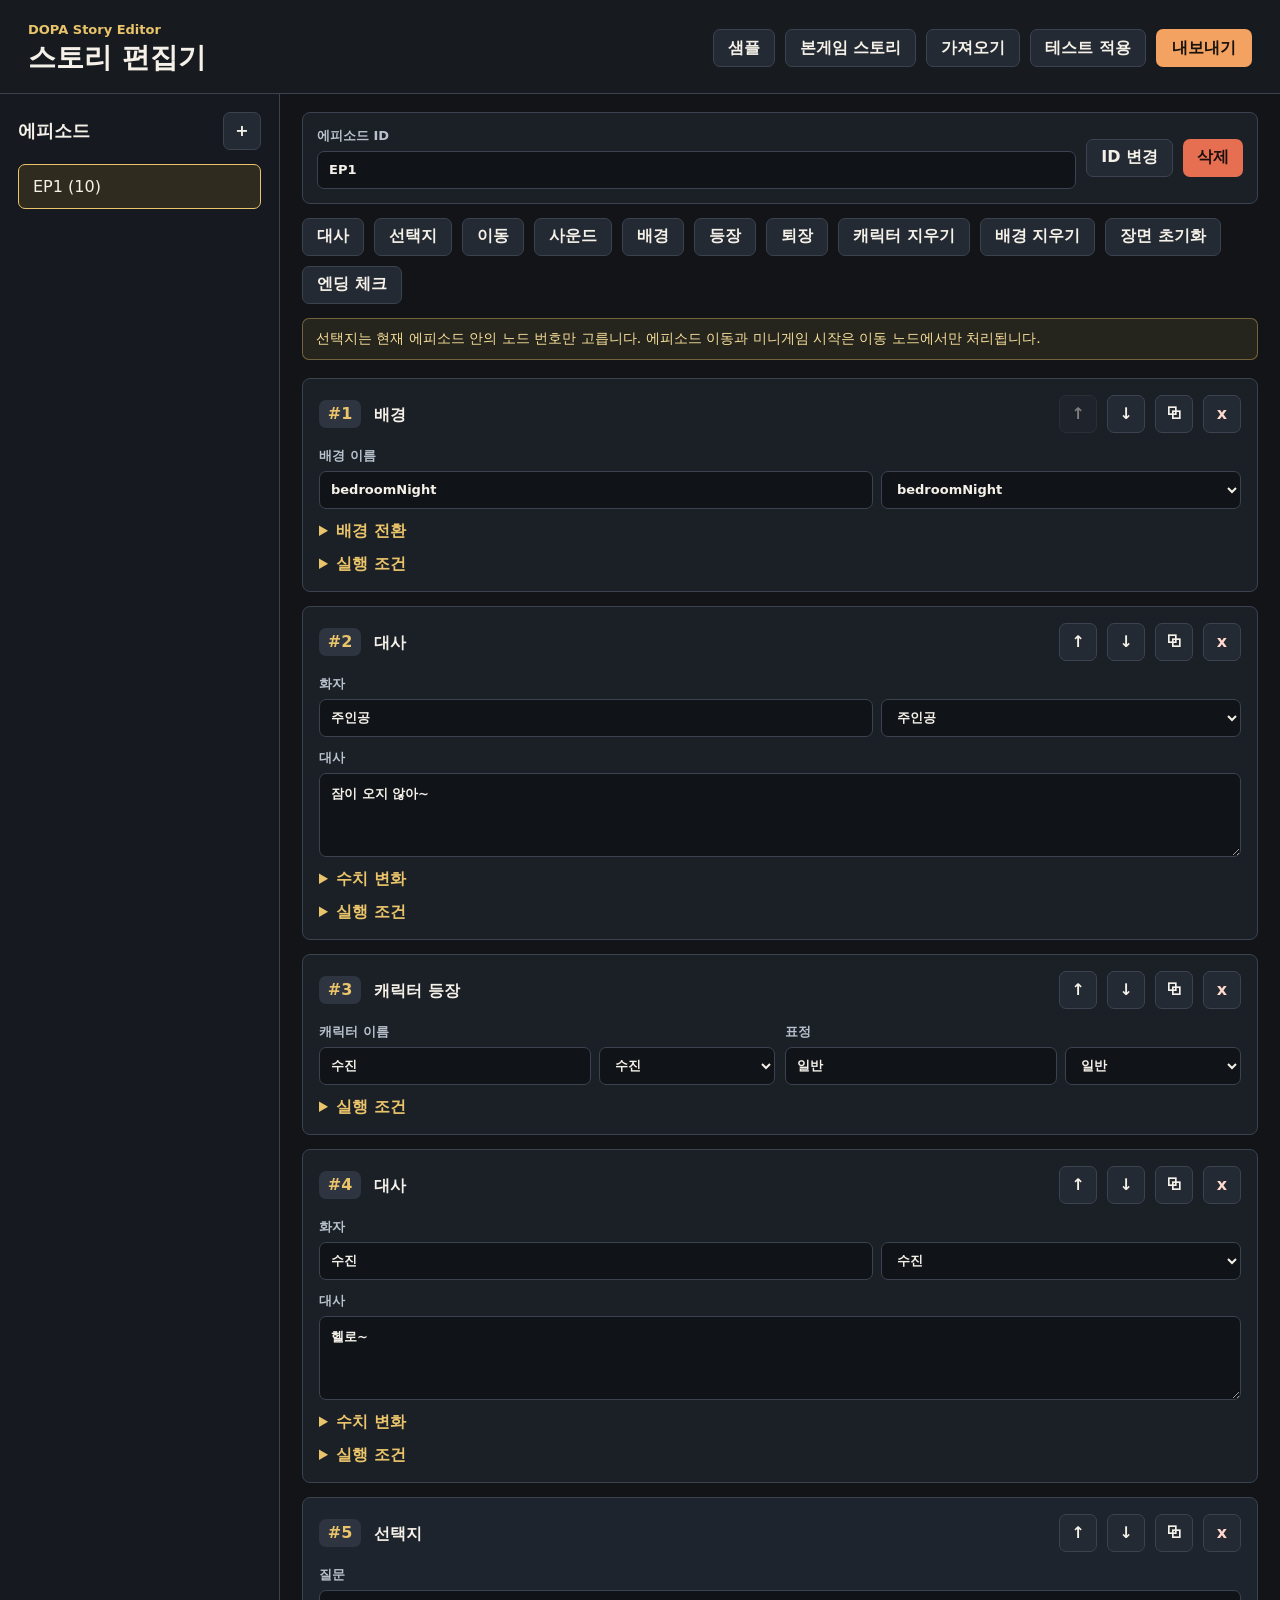
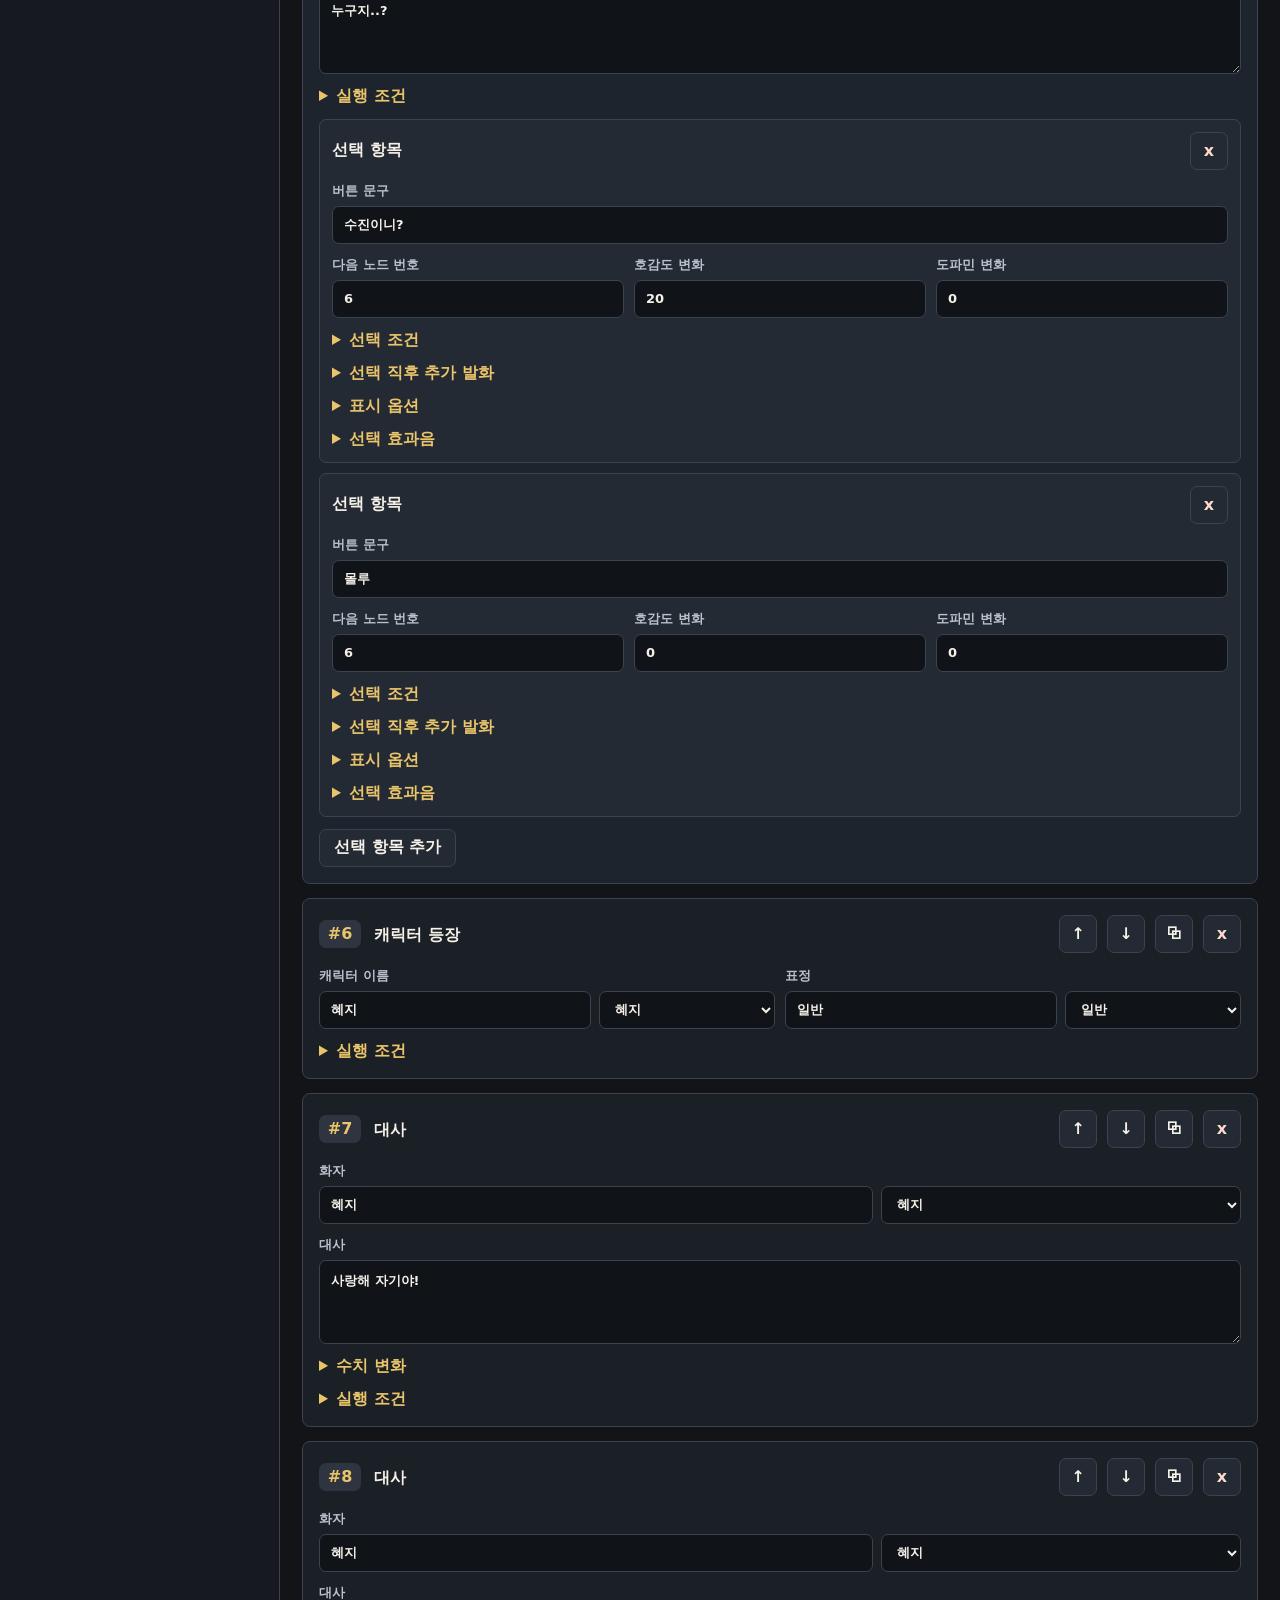
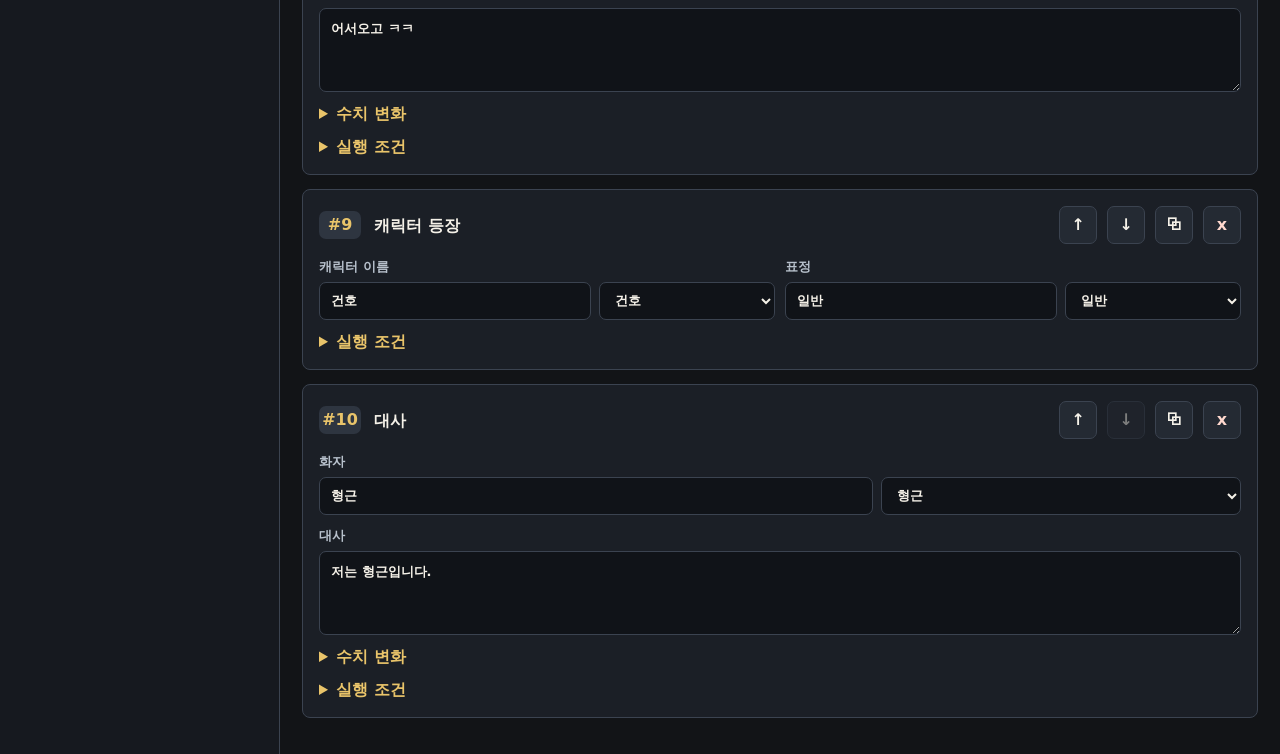
<file: index.html>
<!doctype html>
<html lang="ko">

<head>
  <meta charset="utf-8" />
  <meta name="viewport" content="width=device-width, initial-scale=1" />
  <title>스토리 에디터</title>
  <link rel="stylesheet" href="./styles.css" />
</head>

<body>
  <header class="app-header">
    <div>
      <p class="eyebrow">DOPA Story Editor</p>
      <h1>스토리 편집기</h1>
    </div>
    <div class="header-actions">
      <button id="loadSampleButton" class="secondary-button" type="button">샘플</button>
      <button id="loadGameStoryButton" class="secondary-button" type="button">본게임 스토리</button>
      <button id="importButton" class="secondary-button" type="button">가져오기</button>
      <button id="testStoryButton" class="secondary-button" type="button">테스트 적용</button>
      <button id="exportButton" class="primary-button" type="button">내보내기</button>
    </div>
  </header>

  <main class="workspace">
    <aside class="sidebar">
      <div class="panel-title">
        <h2>에피소드</h2>
        <button id="addEpisodeButton" class="icon-button" type="button" aria-label="에피소드 추가">+</button>
      </div>
      <div id="episodeList" class="episode-list"></div>
    </aside>

    <section class="editor-shell">
      <div class="episode-toolbar">
        <label>
          에피소드 ID
          <input id="episodeIdInput" type="text" spellcheck="false" />
        </label>
        <button id="renameEpisodeButton" class="secondary-button" type="button">ID 변경</button>
        <button id="deleteEpisodeButton" class="danger-button" type="button">삭제</button>
      </div>

      <div class="node-toolbar" aria-label="노드 추가">
        <button data-add-type="dialogue" class="secondary-button" type="button">대사</button>
        <button data-add-type="choice" class="secondary-button" type="button">선택지</button>
        <button data-add-type="move" class="secondary-button" type="button">이동</button>
        <button data-add-type="sound" class="secondary-button" type="button">사운드</button>
        <button data-add-type="background" class="secondary-button" type="button">배경</button>
        <button data-add-type="character in" class="secondary-button" type="button">등장</button>
        <button data-add-type="character out" class="secondary-button" type="button">퇴장</button>
        <button data-add-type="clear characters" class="secondary-button" type="button">캐릭터 지우기</button>
        <button data-add-type="clear background" class="secondary-button" type="button">배경 지우기</button>
        <button data-add-type="scene reset" class="secondary-button" type="button">장면 초기화</button>
        <button data-add-type="endingCheck" class="secondary-button" type="button">엔딩 체크</button>
      </div>

      <div class="notice-strip">
        선택지는 현재 에피소드 안의 노드 번호만 고릅니다. 에피소드 이동과 미니게임 시작은 이동 노드에서만 처리됩니다.
      </div>

      <div id="nodeList" class="node-list"></div>
    </section>
  </main>

  <dialog id="importDialog">
    <form method="dialog" class="dialog-card">
      <div class="dialog-heading">
        <h2>스토리 가져오기</h2>
        <button value="cancel" class="icon-button" type="submit" aria-label="닫기">x</button>
      </div>
      <textarea id="importText" spellcheck="false" placeholder="{ &quot;EP1&quot;: [...] } 또는 const EPISODES = { ... };"></textarea>
      <p id="importMessage" class="message" role="status"></p>
      <div class="dialog-actions">
        <button value="cancel" class="secondary-button" type="submit">취소</button>
        <button id="applyImportButton" class="primary-button" type="button">적용</button>
      </div>
    </form>
  </dialog>

  <dialog id="exportDialog">
    <form method="dialog" class="dialog-card wide-dialog">
      <div class="dialog-heading">
        <h2>스토리 내보내기</h2>
        <button value="cancel" class="icon-button" type="submit" aria-label="닫기">x</button>
      </div>
      <div class="segmented-control" role="tablist" aria-label="내보내기 형식">
        <button id="showJsonButton" class="active" type="button">JSON</button>
        <button id="showJsButton" type="button">story-data.js</button>
      </div>
      <textarea id="exportText" spellcheck="false" readonly></textarea>
      <div class="dialog-actions">
        <button id="copyExportButton" class="secondary-button" type="button">복사</button>
        <button id="downloadExportButton" class="primary-button" type="button">파일 저장</button>
      </div>
    </form>
  </dialog>

  <template id="nodeTemplate">
    <article class="node-card">
      <div class="node-card-header">
        <div>
          <span class="node-id"></span>
          <strong class="node-title"></strong>
        </div>
        <div class="node-actions">
          <button class="move-up icon-button" type="button" aria-label="위로 이동">↑</button>
          <button class="move-down icon-button" type="button" aria-label="아래로 이동">↓</button>
          <button class="duplicate-node icon-button" type="button" aria-label="노드 복제">⧉</button>
          <button class="delete-node icon-button danger-icon" type="button" aria-label="노드 삭제">x</button>
        </div>
      </div>
      <div class="node-fields"></div>
    </article>
  </template>

  <template id="choiceItemTemplate">
    <div class="choice-item">
      <div class="choice-item-header">
        <strong>선택 항목</strong>
        <button class="remove-choice-item icon-button danger-icon" type="button" aria-label="선택 항목 삭제">x</button>
      </div>
      <label>버튼 문구 <input class="choice-text-input" type="text" /></label>
      <div class="field-grid three">
        <label>다음 노드 번호 <input class="choice-next-node-input" type="number" min="1" step="1" /></label>
        <label>호감도 변화 <input class="choice-affection-input" type="number" step="1" /></label>
        <label>도파민 변화 <input class="choice-dopamine-input" type="number" step="1" /></label>
      </div>
      <details>
        <summary>선택 조건</summary>
        <div class="field-grid five">
          <label>도파민 상태 <input class="condition-dopamine-state-input" type="text" list="dopamineStateOptions" placeholder="LOW, OPT, HIGH" /></label>
          <label>도파민 최소 <input class="condition-dopamine-min-input" type="number" step="1" /></label>
          <label>도파민 최대 <input class="condition-dopamine-max-input" type="number" step="1" /></label>
          <label>호감도 최소 <input class="condition-affection-min-input" type="number" step="1" /></label>
          <label>호감도 최대 <input class="condition-affection-max-input" type="number" step="1" /></label>
        </div>
        <datalist id="dopamineStateOptions">
          <option value="LOW"></option>
          <option value="OPT"></option>
          <option value="HIGH"></option>
        </datalist>
      </details>
      <details>
        <summary>선택 직후 추가 발화</summary>
        <div class="follow-list"></div>
        <button class="add-follow-line secondary-button small-button" type="button">발화 추가</button>
      </details>
    </div>
  </template>

  <script src="./gametest/config.js"></script>
  <script src="./gametest/story-data-v2.js"></script>
  <script src="./app.js"></script>
</body>

</html>
</file>
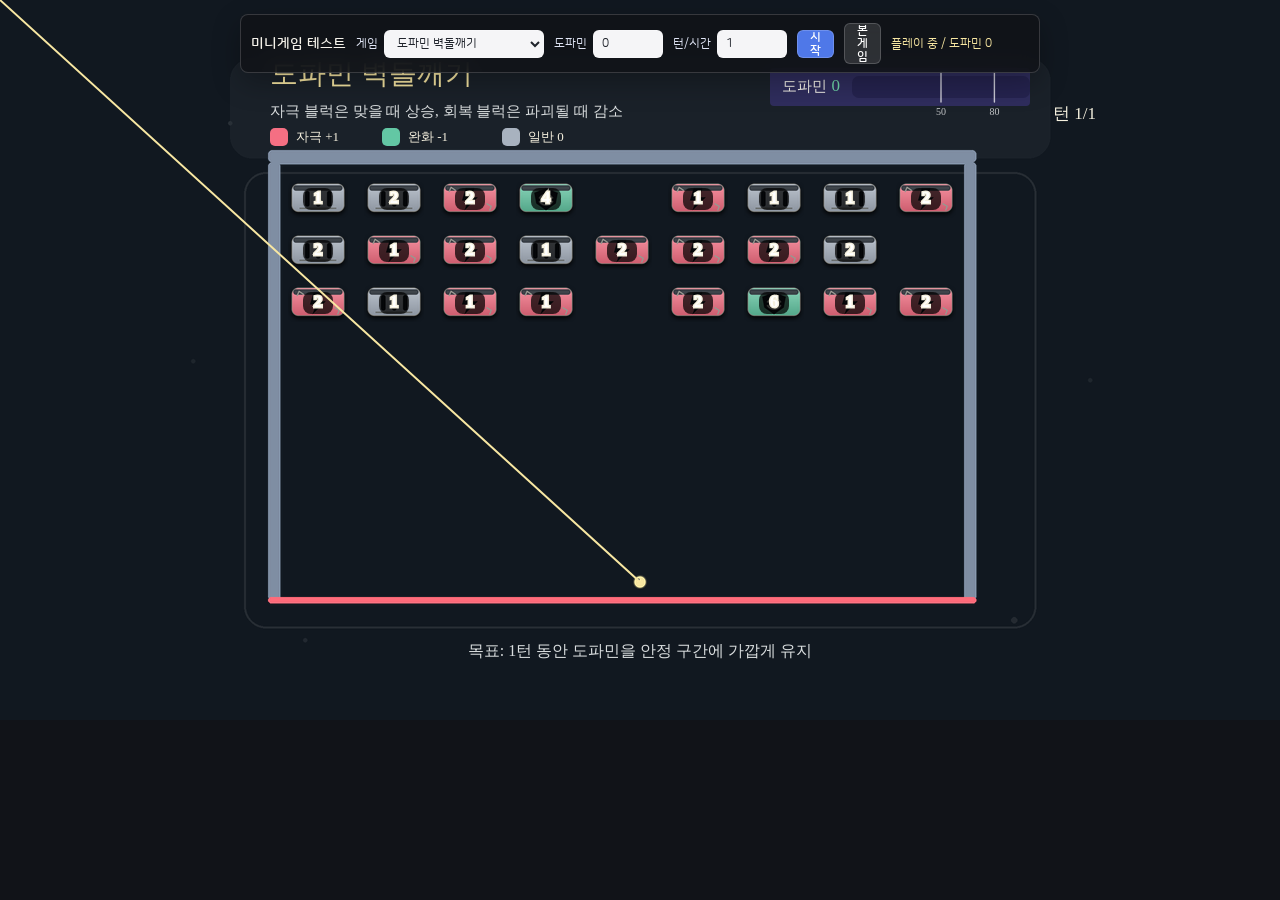
<file: gametest/minigame-test.html>
<!doctype html>
<html lang="ko">

<head>
  <meta charset="utf-8" />
  <meta name="viewport" content="width=device-width, initial-scale=1" />
  <title>도파민때문에 미니게임 테스트</title>
  <link rel="icon" href="data:," />
  <link rel="stylesheet" href="./styles.css" />
  <style>
    .minigame-test-panel {
      position: fixed;
      top: 14px;
      left: 50%;
      z-index: 5;
      display: flex;
      align-items: center;
      gap: 10px;
      box-sizing: border-box;
      max-width: calc(100vw - 28px);
      min-height: 44px;
      padding: 8px 10px;
      border: 1px solid rgba(255, 255, 255, 0.16);
      border-radius: 8px;
      background: rgba(17, 19, 24, 0.86);
      box-shadow: 0 10px 28px rgba(0, 0, 0, 0.28);
      color: #f5f2ea;
      transform: translateX(-50%);
      backdrop-filter: blur(10px);
    }

    .minigame-test-panel strong {
      white-space: nowrap;
      font-size: 14px;
    }

    .minigame-test-panel label {
      display: flex;
      align-items: center;
      gap: 6px;
      white-space: nowrap;
      color: #dfe4f4;
      font-size: 12px;
    }

    .minigame-test-panel select,
    .minigame-test-panel input,
    .minigame-test-panel button,
    .minigame-test-panel a {
      box-sizing: border-box;
      min-height: 28px;
      border: 1px solid rgba(255, 255, 255, 0.18);
      border-radius: 6px;
      font: inherit;
      font-size: 12px;
    }

    .minigame-test-panel select,
    .minigame-test-panel input {
      background: #f5f5f7;
      color: #20242c;
    }

    .minigame-test-panel select {
      width: 160px;
      padding: 0 8px;
    }

    .minigame-test-panel input {
      width: 70px;
      padding: 0 8px;
    }

    .minigame-test-panel button,
    .minigame-test-panel a {
      display: inline-flex;
      align-items: center;
      justify-content: center;
      padding: 0 12px;
      background: #4f78e8;
      color: #fff;
      font-weight: 800;
      text-decoration: none;
    }

    .minigame-test-panel a {
      background: rgba(255, 255, 255, 0.12);
    }

    .minigame-test-panel output {
      min-width: 138px;
      color: #f8e7a2;
      font-size: 12px;
      white-space: nowrap;
    }

    @media (max-width: 760px) {
      .minigame-test-panel {
        align-items: stretch;
        flex-wrap: wrap;
        justify-content: center;
      }
    }
  </style>
  <script src="libraries/p5.min.js"></script>
  <script src="libraries/p5.sound.min.js"></script>
</head>

<body>
  <nav class="minigame-test-panel" aria-label="미니게임 테스트">
    <strong>미니게임 테스트</strong>
    <label>
      게임
      <select id="testGameSelect"></select>
    </label>
    <label>
      도파민
      <input id="testDopamineInput" type="number" min="0" max="100" step="1" value="50" />
    </label>
    <label>
      턴/시간
      <input id="testTurnsInput" type="number" min="1" max="180" step="1" value="10" />
    </label>
    <button id="testStartButton" type="button">시작</button>
    <a href="./index.html">본게임</a>
    <output id="testStatus">대기</output>
  </nav>

  <script src="./config.js"></script>
  <script src="./sub_games/breakblocks.js"></script>
  <script src="./sub_games/shooting.js"></script>
  <script src="./minigame-test.js"></script>
</body>

</html>
</file>
<file: styles.css>
:root {
  color-scheme: dark;
  --bg: #121417;
  --surface: #1b1f26;
  --surface-2: #242a33;
  --surface-3: #2e3540;
  --line: #3b4350;
  --text: #f5f1e8;
  --muted: #b8c1cc;
  --accent: #e9c46a;
  --accent-strong: #f4a261;
  --danger: #e76f51;
  --ok: #70c1a5;
}

* {
  box-sizing: border-box;
}

html,
body {
  margin: 0;
  min-height: 100%;
  background: var(--bg);
  color: var(--text);
  font-family: system-ui, -apple-system, BlinkMacSystemFont, "Segoe UI", sans-serif;
}

button,
input,
textarea,
select {
  font: inherit;
}

button {
  border: 0;
  cursor: pointer;
}

button:disabled {
  cursor: not-allowed;
  opacity: 0.45;
}

.app-header {
  display: flex;
  align-items: center;
  justify-content: space-between;
  gap: 24px;
  padding: 22px 28px 18px;
  border-bottom: 1px solid var(--line);
  background: #171a1f;
}

.eyebrow {
  margin: 0 0 4px;
  color: var(--accent);
  font-size: 13px;
  font-weight: 800;
  letter-spacing: 0;
}

h1,
h2 {
  margin: 0;
  line-height: 1.2;
}

h1 {
  font-size: 28px;
}

h2 {
  font-size: 18px;
}

.header-actions,
.dialog-actions,
.node-toolbar,
.episode-toolbar,
.node-actions {
  display: flex;
  align-items: center;
  gap: 10px;
}

.workspace {
  display: grid;
  grid-template-columns: minmax(230px, 280px) minmax(0, 1fr);
  min-height: calc(100vh - 89px);
}

.sidebar {
  padding: 18px;
  border-right: 1px solid var(--line);
  background: #16191f;
}

.panel-title {
  display: flex;
  align-items: center;
  justify-content: space-between;
  margin-bottom: 14px;
}

.episode-list {
  display: grid;
  gap: 8px;
}

.episode-button {
  width: 100%;
  padding: 12px 14px;
  border: 1px solid var(--line);
  border-radius: 7px;
  background: var(--surface);
  color: var(--text);
  text-align: left;
}

.episode-button.active {
  border-color: var(--accent);
  background: #2f2b1f;
}

.editor-shell {
  min-width: 0;
  padding: 18px 22px 36px;
}

.episode-toolbar {
  flex-wrap: wrap;
  margin-bottom: 14px;
  padding: 14px;
  border: 1px solid var(--line);
  border-radius: 8px;
  background: var(--surface);
}

.episode-toolbar label {
  flex: 1 1 260px;
}

.node-toolbar {
  flex-wrap: wrap;
  margin-bottom: 14px;
}

.notice-strip {
  margin-bottom: 18px;
  padding: 11px 13px;
  border: 1px solid rgba(233, 196, 106, 0.4);
  border-radius: 7px;
  background: rgba(233, 196, 106, 0.09);
  color: #f8df9a;
  font-size: 14px;
}

.node-list {
  display: grid;
  gap: 14px;
}

.node-card {
  padding: 16px;
  border: 1px solid var(--line);
  border-radius: 8px;
  background: var(--surface);
}

.node-card.active {
  border-color: var(--accent);
  box-shadow: 0 0 0 2px rgba(233, 196, 106, 0.18);
}

.node-card[data-type="choice"] {
  background: #1e242d;
}

.node-card[data-type="move"] {
  background: #1d2928;
}

.node-card-header,
.choice-item-header,
.dialog-heading {
  display: flex;
  align-items: center;
  justify-content: space-between;
  gap: 12px;
}

.node-card-header {
  margin-bottom: 14px;
}

.node-id {
  display: inline-flex;
  align-items: center;
  justify-content: center;
  min-width: 42px;
  min-height: 28px;
  margin-right: 8px;
  border-radius: 7px;
  background: var(--surface-3);
  color: var(--accent);
  font-weight: 900;
}

label {
  display: grid;
  gap: 6px;
  color: var(--muted);
  font-size: 13px;
  font-weight: 800;
}

input,
textarea,
select {
  width: 100%;
  border: 1px solid var(--line);
  border-radius: 7px;
  background: #101318;
  color: var(--text);
  outline: none;
}

input,
select {
  height: 38px;
  padding: 0 11px;
}

.combo-input {
  display: grid;
  grid-template-columns: minmax(0, 1fr) minmax(160px, 0.65fr);
  gap: 8px;
}

textarea {
  min-height: 84px;
  padding: 10px 11px;
  resize: vertical;
  line-height: 1.5;
}

input:focus,
textarea:focus,
select:focus {
  border-color: var(--accent);
  box-shadow: 0 0 0 3px rgba(233, 196, 106, 0.14);
}

.checkbox-label {
  display: flex;
  align-items: center;
  gap: 8px;
}

.checkbox-label input {
  width: auto;
  height: auto;
}

.node-fields > label + label,
.node-fields > div + div,
.node-fields > details,
.choice-item > label,
.choice-item details {
  margin-top: 12px;
}

.field-grid {
  display: grid;
  gap: 10px;
  margin-top: 12px;
}

.field-grid.two {
  grid-template-columns: repeat(2, minmax(0, 1fr));
}

.field-grid.three {
  grid-template-columns: repeat(3, minmax(0, 1fr));
}

.field-grid.four {
  grid-template-columns: repeat(4, minmax(0, 1fr));
}

.field-grid.five {
  grid-template-columns: repeat(5, minmax(0, 1fr));
}

.choice-items {
  display: grid;
  gap: 10px;
  margin: 12px 0;
}

.choice-item {
  padding: 12px;
  border: 1px solid var(--line);
  border-radius: 7px;
  background: var(--surface-2);
}

.follow-list {
  display: grid;
  gap: 10px;
  margin: 10px 0;
}

.follow-line {
  display: grid;
  grid-template-columns: minmax(130px, 180px) minmax(0, 1fr) auto;
  align-items: end;
  gap: 10px;
  padding: 10px;
  border: 1px solid var(--line);
  border-radius: 7px;
  background: rgba(0, 0, 0, 0.12);
}

.follow-line details {
  grid-column: 1 / -1;
}

summary {
  color: var(--accent);
  cursor: pointer;
  font-weight: 800;
}

.empty-node-text {
  margin: 0;
  color: var(--muted);
}

.primary-button,
.secondary-button,
.danger-button,
.icon-button {
  min-height: 38px;
  border-radius: 7px;
  color: var(--text);
  font-weight: 900;
}

.primary-button {
  padding: 0 16px;
  background: var(--accent-strong);
  color: #18120d;
}

.secondary-button {
  padding: 0 14px;
  border: 1px solid var(--line);
  background: var(--surface-2);
}

.danger-button {
  padding: 0 14px;
  background: var(--danger);
  color: #1b0f0b;
}

.small-button {
  min-height: 34px;
  padding: 0 12px;
  font-size: 13px;
}

.icon-button {
  width: 38px;
  border: 1px solid var(--line);
  background: var(--surface-2);
}

.danger-icon {
  color: #ffd8ce;
}

dialog {
  width: min(960px, calc(100vw - 36px));
  padding: 0;
  border: 1px solid var(--line);
  border-radius: 8px;
  background: var(--surface);
  color: var(--text);
}

dialog::backdrop {
  background: rgba(0, 0, 0, 0.62);
}

.dialog-card {
  padding: 18px;
}

.dialog-heading {
  margin-bottom: 14px;
}

.dialog-card textarea {
  min-height: 360px;
  font-family: Consolas, "Courier New", monospace;
  font-size: 13px;
}

.wide-dialog textarea {
  min-height: 460px;
}

.message {
  min-height: 20px;
  margin: 10px 0 0;
  color: var(--ok);
}

.message.error {
  color: #ff9a84;
}

.segmented-control {
  display: inline-grid;
  grid-template-columns: 1fr 1fr;
  margin-bottom: 12px;
  overflow: hidden;
  border: 1px solid var(--line);
  border-radius: 7px;
}

.segmented-control button {
  min-height: 38px;
  padding: 0 14px;
  background: transparent;
  color: var(--muted);
}

.segmented-control button.active {
  background: var(--accent);
  color: #17120a;
  font-weight: 900;
}

@media (max-width: 900px) {
  .app-header {
    align-items: stretch;
    flex-direction: column;
  }

  .header-actions {
    flex-wrap: wrap;
  }

  .workspace {
    grid-template-columns: 1fr;
  }

  .sidebar {
    border-right: 0;
    border-bottom: 1px solid var(--line);
  }

  .episode-list {
    grid-template-columns: repeat(auto-fit, minmax(140px, 1fr));
  }

  .field-grid.two,
  .field-grid.three,
  .field-grid.four,
  .field-grid.five,
  .follow-line,
  .combo-input {
    grid-template-columns: 1fr;
  }
}
</file>
<file: gametest/styles.css>
@font-face {
  font-family: "DopaUI";
  src: url("./assets/font/나눔스퀘어 라운드 (부드러운 고딕체) - 설명,안내/NanumSquareRoundR.ttf") format("truetype");
}

@font-face {
  font-family: "DopaUI";
  src: url("./assets/font/나눔스퀘어 라운드 (부드러운 고딕체) - 설명,안내/NanumSquareRoundB.ttf") format("truetype");
  font-weight: 800;
}

@font-face {
  font-family: "DopaTitle";
  src: url("./assets/font/시원한 설레임체 - 굵은글씨/SEOLEIMcool.ttf") format("truetype");
}

:root {
  --game-cursor: url("./assets/etc/MouseCursor_56.png") 27 29, auto;
}

*,
*::before,
*::after {
  cursor: var(--game-cursor);
}

body.hide-game-cursor,
body.hide-game-cursor *,
body.hide-game-cursor *::before,
body.hide-game-cursor *::after {
  cursor: none !important;
}

html,
body {
  margin: 0;
  padding: 0;
  min-height: 100%;
  background: #111318;
  color: #f5f2ea;
  font-family: "DopaUI", "Malgun Gothic", system-ui, -apple-system, BlinkMacSystemFont, "Segoe UI", sans-serif;
}

body {
  display: grid;
  place-items: center;
  overflow: hidden;
}


canvas {
  display: block;
}

.loading-screen {
  position: fixed;
  inset: 0;
  z-index: 100;
  display: grid;
  place-items: center;
  align-content: center;
  gap: 18px;
  background: #10121a;
  color: #fff7dc;
  font-family: "DopaUI", "Malgun Gothic", system-ui, -apple-system, BlinkMacSystemFont, "Segoe UI", sans-serif;
}

.loading-mark {
  color: #ffd166;
  font-family: "DopaTitle", "DopaUI", "Malgun Gothic", sans-serif;
  font-size: 44px;
  letter-spacing: 0;
}

.loading-copy {
  color: #f8f4ff;
  font-size: 17px;
  font-weight: 800;
}

.loading-copy::after {
  content: "";
  display: inline-block;
  width: 28px;
  text-align: left;
  animation: loading-dots 1.1s steps(4, end) infinite;
}

.loading-bar {
  width: min(280px, 58vw);
  height: 8px;
  overflow: hidden;
  border-radius: 999px;
  background: rgba(255, 255, 255, 0.16);
}

.loading-bar span {
  display: block;
  width: 42%;
  height: 100%;
  border-radius: inherit;
  background: #ffd166;
  animation: loading-bar-slide 1.25s ease-in-out infinite;
}

@keyframes loading-dots {
  0% {
    content: "";
  }

  25% {
    content: ".";
  }

  50% {
    content: "..";
  }

  75%,
  100% {
    content: "...";
  }
}

@keyframes loading-bar-slide {
  0% {
    transform: translateX(-105%);
  }

  50% {
    transform: translateX(75%);
  }

  100% {
    transform: translateX(245%);
  }
}

.name-overlay {
  position: fixed;
  inset: 0;
  z-index: 10;
  display: grid;
  place-items: center;
  background: rgba(0, 0, 0, 0.82);
  font-family: "DopaUI", "Malgun Gothic", system-ui, -apple-system, BlinkMacSystemFont, "Segoe UI", sans-serif;
}

.name-overlay[hidden],
.name-card[hidden] {
  display: none;
}

.name-card {
  width: min(520px, calc(100vw - 40px));
  color: #f9fbff;
  text-align: center;
}

.name-card h1 {
  margin: 0 0 10px;
  font-size: 30px;
  line-height: 1.25;
  letter-spacing: 0;
}

.name-card p {
  margin: 0 0 22px;
  color: #dfe4f4;
  font-size: 14px;
}

.name-card input {
  display: block;
  box-sizing: border-box;
  width: 300px;
  min-height: 64px;
  margin: 0 auto 52px;
  border: 0;
  border-radius: 2px;
  background: #f5f5f7;
  color: #222632;
  text-align: center;
  font-size: 17px;
  line-height: 1.45;
  white-space: pre-line;
}

.name-card input::placeholder {
  font-size: 15px;
  color: #9499a6;
}

.name-card button {
  border: 0;
  border-radius: 8px;
  background: #4f78e8;
  color: #fff;
  min-width: 96px;
  min-height: 42px;
  padding: 0 22px;
  font-weight: 800;
  font-size: 16px;
}

.confirm-card {
  box-sizing: border-box;
  padding: 34px 32px 30px;
  border: 4px solid #070812;
  border-radius: 14px;
  background: #363c72;
  box-shadow: 16px 18px 0 rgba(0, 0, 0, 0.45);
}

.confirm-card h1 {
  font-size: 26px;
}

.name-actions {
  display: flex;
  justify-content: center;
  gap: 54px;
  margin-top: 36px;
}

.name-actions button:last-child {
  background: #e9469a;
}
</file>
